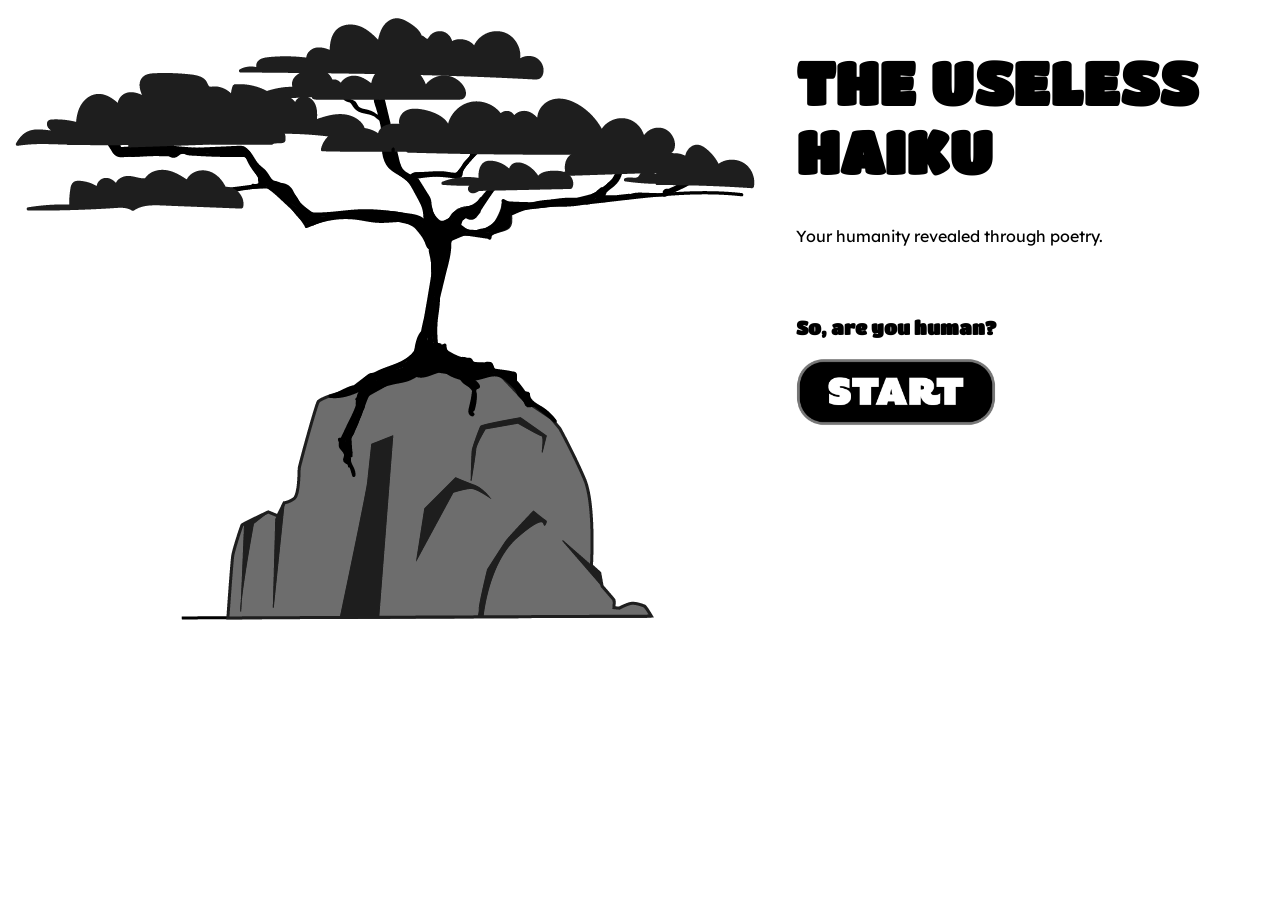
<file: index.html>
<html lang="en">
<head>
    <meta charset="UTF-8">
    <meta name="viewport" content="width=device-width, initial-scale=1.0">
    <title>The Useless Haiku</title>
        <link rel="stylesheet" href="styles.css">

</head>
<body>
    <div style="display: flex; align-items: flex-start; gap: 20px;">
        <img src="img/home-tree.png" alt="tree on a rock simple drawing" width="800px">
        <div>
        <h1 class="page-titles" id="home-title">THE USELESS HAIKU</h1>
        <p class="content-font">Your humanity revealed through poetry.</p>
        <br>
        <br>
        <h3 class="page-titles">So, are you human?</h3>

            <!--WEBSITE START BUTTON-->
            <a href="prompt-gen.html">
                <img src="img/start-button.png" width="200px">
            </a>
        </div>
    </div>
  
</body>
</html>
</file>
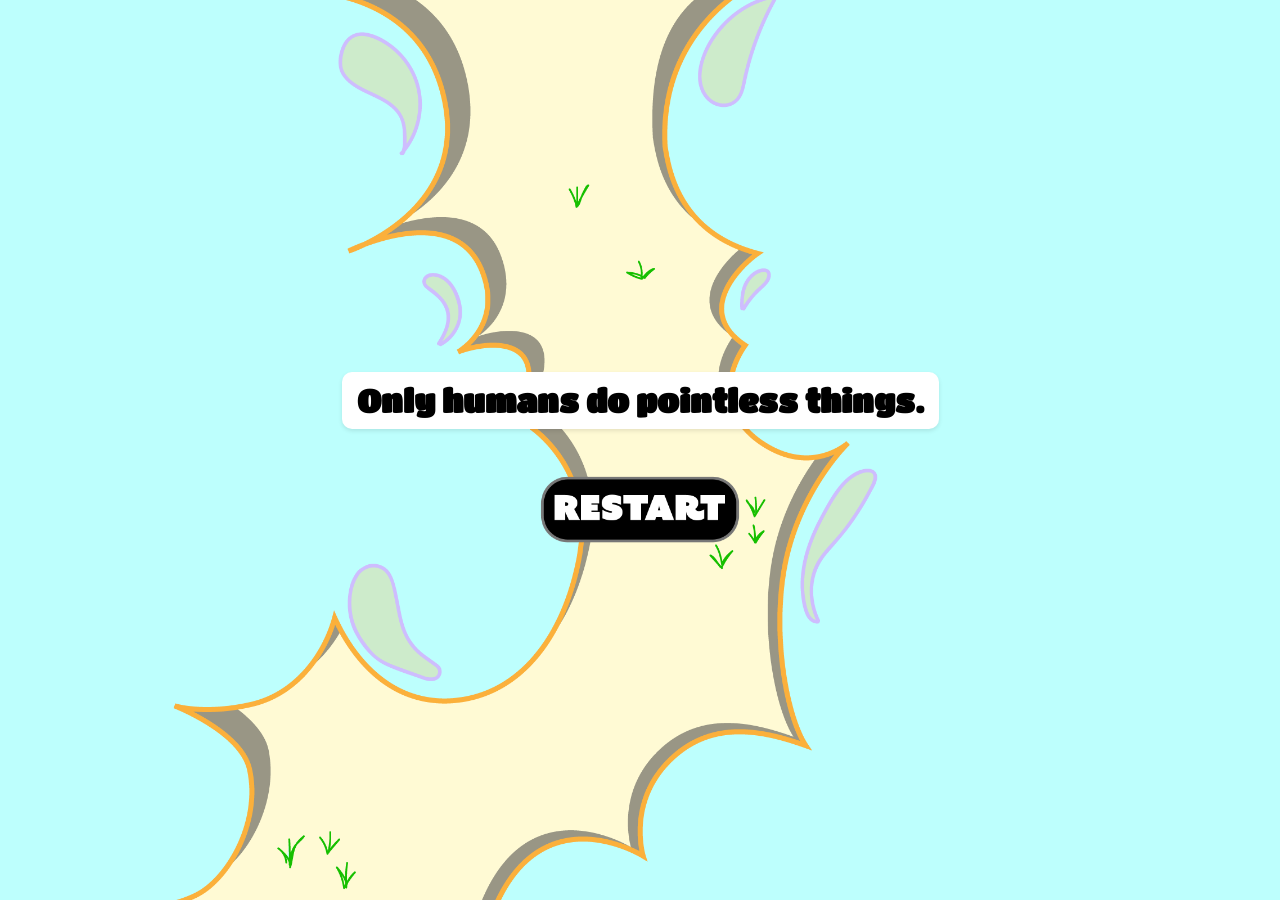
<file: haiku-end.html>
<!DOCTYPE html>
<html lang="en">
<head>
    <meta charset="UTF-8">
    <meta name="viewport" content="width=device-width, initial-scale=1.0">
    <title>Document</title>
        <link rel="stylesheet" href="styles.css">

</head>
<body class="background-image-end" id="haiku-end">

    <div id="floating-poems-root" class="floating-poems-root" aria-hidden="true"></div>

    <main class="end-container">
        <h1 class="page-titles" id="end-title">Only humans do pointless things.</h1>

        <!--HAIKU RESTART BUTTON-->
        <a href="index.html">
            <img src="img/restart-button.png" alt="Restart the haiku process" width="200px">
        </a>
    </main>

    <script>
        (function () {
            const STORAGE_KEY = 'haikuSubmissions';
            const MAX_VISIBLE = 7;
            const ROTATE_MS = 22000;

            function loadPoems() {
                try {
                    const raw = localStorage.getItem(STORAGE_KEY);
                    if (!raw) return [];
                    const data = JSON.parse(raw);
                    if (!Array.isArray(data)) return [];
                    return data
                        .map((item) => (typeof item === 'string' ? { text: item } : item))
                        .filter((item) => item && typeof item.text === 'string' && item.text.trim());
                } catch {
                    return [];
                }
            }

            function shuffle(arr) {
                const a = arr.slice();
                for (let i = a.length - 1; i > 0; i--) {
                    const j = Math.floor(Math.random() * (i + 1));
                    [a[i], a[j]] = [a[j], a[i]];
                }
                return a;
            }

            function pickVisible(poems) {
                if (poems.length <= MAX_VISIBLE) return poems.map((p) => p.text.trim());
                return shuffle(poems)
                    .slice(0, MAX_VISIBLE)
                    .map((p) => p.text.trim());
            }

            function renderFloating(root, texts) {
                root.innerHTML = '';
                const placed = [];

                function approximateRadiusPercent(text) {
                    const len = (text || '').trim().length;
                    // Radius estimate so we can prevent initial overlaps.
                    // Typical 3-line haikus will land around ~7-12.
                    const scale = Math.min(len, 90) / 90;
                    return 7 + scale * 5;
                }

                texts.forEach((text) => {
                    const el = document.createElement('div');
                    el.className = 'floating-poem';
                    el.textContent = text;

                    // Place poems outside a "bubble" around the center of the screen.
                    // Center is (50, 50) in percent coordinates; bubble radius ~18%.
                    const centerX = 50;
                    const centerY = 50;
                    const bubbleRadius = 18;

                    const radius = approximateRadiusPercent(text);
                    let left = 8;
                    let top = 10;

                    for (let attempt = 0; attempt < 70; attempt++) {
                        // Keep away from edges a bit so text doesn't get clipped.
                        left = 8 + Math.random() * 84;  // 8-92%
                        top = 6 + Math.random() * 88;   // 6-94%

                        // Keep outside the center bubble (expanded by our poem size estimate).
                        const dx = left - centerX;
                        const dy = top - centerY;
                        const dist = Math.sqrt(dx * dx + dy * dy);
                        if (dist < (bubbleRadius + radius * 0.25)) continue;

                        // Prevent overlap with previously placed poems.
                        let overlaps = false;
                        for (const p of placed) {
                            const ddx = left - p.left;
                            const ddy = top - p.top;
                            const d = Math.sqrt(ddx * ddx + ddy * ddy);
                            if (d < (radius + p.radius + 2.5)) {
                                overlaps = true;
                                break;
                            }
                        }
                        if (overlaps) continue;

                        break;
                    }

                    el.style.left = left + '%';
                    el.style.top = top + '%';

                    const duration = 16 + Math.random() * 14;
                    const delay = -Math.random() * duration;
                    el.style.animationDuration = duration + 's';
                    el.style.animationDelay = delay + 's';

                    el.style.opacity = '1';

                    placed.push({ left, top, radius });
                    root.appendChild(el);
                });
            }

            const root = document.getElementById('floating-poems-root');
            let pool = loadPoems();

            function tick() {
                pool = loadPoems();
                const texts = pickVisible(pool);
                renderFloating(root, texts);
            }

            tick();
            if (pool.length > MAX_VISIBLE) {
                setInterval(tick, ROTATE_MS);
            }
        })();
    </script>
</body>
</html>
</file>
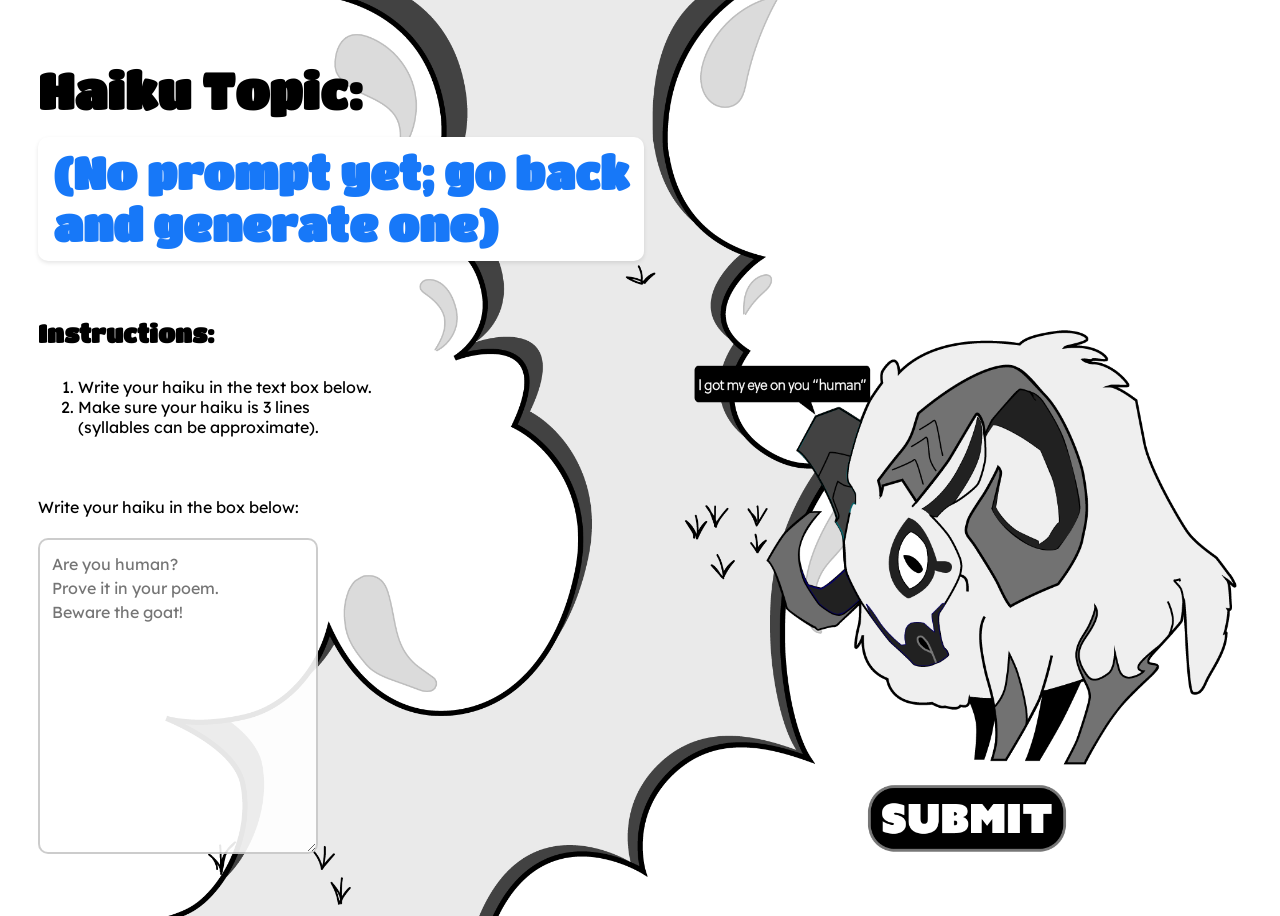
<file: haiku-entry.html>
<html lang="en">
<head>
    <meta charset="UTF-8">
    <meta name="viewport" content="width=device-width, initial-scale=1.0">
    <title>Haiku Entry</title>
        <link rel="stylesheet" href="styles.css">

</head>
<body id="haiku-entry-page">
    <main class="prompt-overlay haiku-entry-main">
        <div class="haiku-entry-content">
            <h1 class="page-titles haiku-topic-line" id="haiku-entry-heading">
                <span class="haiku-topic-label">Haiku Topic:</span>
                <span id="selected-topic" class="content-font haiku-topic-value">(No prompt yet; generate from topic page)</span>
            </h1>

            <h3 class="page-titles" id="space-specs">Instructions:</h3>
            <ol class="content-text haiku-entry-narrow" style="max-width: 300px;">
                <li>Write your haiku in the text box below.</li>
                <li>Make sure your haiku is 3 lines (syllables can be approximate).</li>
            </ol>
            <br>
            <label for="haiku-text" class="content-font">Write your haiku in the box below:</label>
            <textarea id="haiku-text" class="haiku-textarea" rows="12" placeholder="Are you human?&#10;Prove it in your poem.&#10;Beware the goat!"></textarea>
        </div>

        <div class="haiku-entry-aside" aria-label="Submit your haiku">
            <img src="img/new-goat-gen.png" alt="Goat" class="goat-img haiku-entry-goat" width="320px">

            <button type="button" id="submit-haiku" class="image-btn" aria-label="Submit haiku">
                <img src="img/submit-button.png" alt="" width="200px">
            </button>
        </div>
    </main>

    <script>
        function countSyllables(word) {
            const w = word.toLowerCase().replace(/[^a-z']/g, '');
            if (!w) return 0;
            if (w.length <= 3) return 1;
            const syl = w
                .replace(/(?:[^laeiouy]es|ed|[^laeiouy]e)$/, '')
                .replace(/^y/, '')
                .match(/[aeiouy]{1,2}/g);
            return Math.max(1, syl ? syl.length : 1);
        }

        function checkHaiku(text) {
            const lines = text.split(/\r?\n/).map(l => l.trim()).filter(l => l.length > 0);
            if (lines.length !== 3) return { valid: false, message: 'Haiku needs exactly 3 lines.' };

            const actual = lines.map(line => {
                const words = line.split(/\s+/).filter(Boolean);
                return words.reduce((sum, word) => sum + countSyllables(word), 0);
            });

            const totalSyllables = actual.reduce((sum, n) => sum + n, 0);
            // Relaxed total: accept within +/- 3 of the ideal 17 syllables.
            // This keeps per-line validation optional/lenient (we only reject on total).
            const MIN_TOTAL = 14;
            const MAX_TOTAL = 22;

            if (totalSyllables < MIN_TOTAL || totalSyllables > MAX_TOTAL) {
                return { valid: false, message: `Haiku total syllables should be between ${MIN_TOTAL} and ${MAX_TOTAL}.` };
            }

            return { valid: true, message: 'Haiku accepted (relaxed total syllable rule).' };
        }

        const selectedTopic = document.getElementById('selected-topic');
        const haikuText = document.getElementById('haiku-text');

        document.addEventListener('DOMContentLoaded', () => {
            const savedTopic = localStorage.getItem('haikuTopic');
            selectedTopic.textContent = savedTopic ? savedTopic : '(No prompt yet; go back and generate one)';
        });

        const STORAGE_KEY = 'haikuSubmissions';

        function saveHaikuSubmission(text) {
            const normalized = text.trim();
            if (!normalized) return;
            let list = [];
            try {
                const raw = localStorage.getItem(STORAGE_KEY);
                if (raw) list = JSON.parse(raw);
                if (!Array.isArray(list)) list = [];
            } catch {
                list = [];
            }
            list.push({
                text: normalized,
                at: Date.now()
            });
            /* Keep last 80 so localStorage stays small */
            if (list.length > 80) list = list.slice(-80);
            localStorage.setItem(STORAGE_KEY, JSON.stringify(list));
        }

        document.getElementById('submit-haiku').addEventListener('click', () => {
            const result = checkHaiku(haikuText.value);
            if (result.valid) {
                saveHaikuSubmission(haikuText.value);
                window.location.href = 'haiku-end.html';
            } else {
                window.location.href = 'wrong-haiku.html';
            }
        });
    </script>
</body>
</html>
</file>
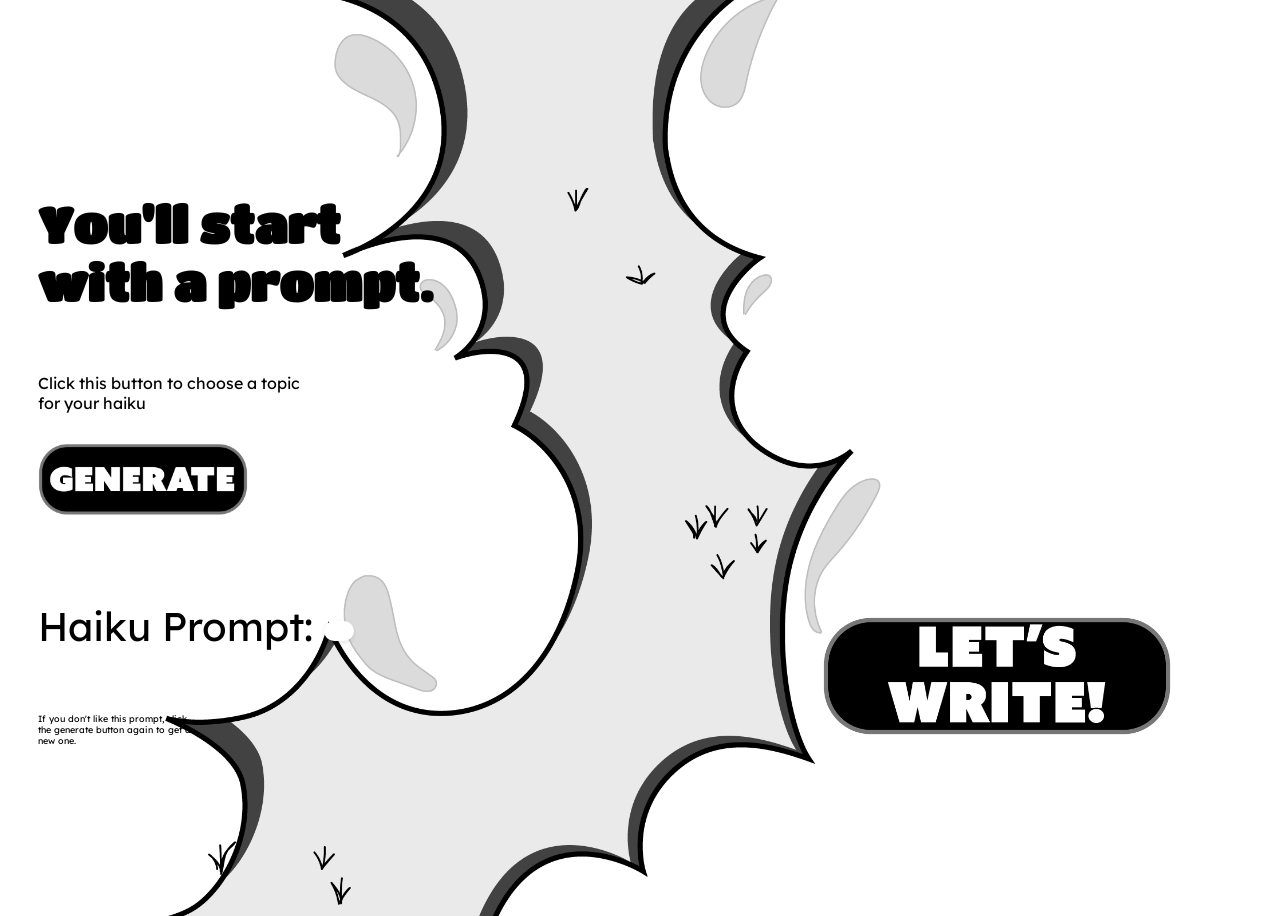
<file: prompt-gen.html>
<html lang="en">
<head>
    <meta charset="UTF-8">
    <meta name="viewport" content="width=device-width, initial-scale=1.0">
    <title>Haiku Topic</title>
        <link rel="stylesheet" href="styles.css">

</head>
<body id="prompt-page">
    <main class="prompt-overlay">
        <h1 class="page-titles" id="prompt-title" style="max-width: 410px;">You'll start with a prompt.</h1>
        <p class="content-font" style="max-width: 280px;">Click this button to choose a topic for your haiku</p>

        <!--PROMPT GENERATION BUTTON-->
        <button id="generate-prompt-btn" class="image-btn" type="button" aria-label="Generate a haiku prompt">
            <img src="img/generate-button.png" alt="Generate prompt" width="210px">
        </button>
        <br>
        <p class="content-font" id="" style="font-size: 40px;">Haiku Prompt: <span id="haiku-topic"></span></p>
        <p class="content-font" id="new-prompt" style="max-width: 162px;">If you don't like this prompt, click the generate button again to get a new one.</p>

        <div class="bottom-right-section">
            <a id="to-entry-link" href="haiku-entry.html">
                <img src="img/write-haiku-button.png" alt="Go to haiku entry page" width="350px">
            </a>
        </div>
    </main>

    <script>
        const topics = [
            "College Classes",
            "Having No Flexi",
            "The Art of Nothing",
            "Relaxing",
            "Coffee Dependency",
            "Finals Week",
            "Group Projects",
            "Laundry Day",
            "San Francisco",
            "Food",
            "Friend Groups",
            "The Weather",
            "Procrastination",
            "The Future",
            "Free Time"
        ];

        const topicDisplay = document.getElementById("haiku-topic");
        const generateButton = document.getElementById("generate-prompt-btn");
        const newPromptButton = document.getElementById("new-prompt-btn");
        const entryLink = document.getElementById("to-entry-link");

        function saveTopic(topic) {
            localStorage.setItem("haikuTopic", topic);
        }

        function generateTopic() {
            const randomIndex = Math.floor(Math.random() * topics.length);
            const topic = topics[randomIndex];
            topicDisplay.textContent = topic;
            saveTopic(topic);
        }

        function ensureTopicSavedOnNavigation() {
            const topic = topicDisplay.textContent.trim();
            if (topic) saveTopic(topic);
        }

        generateButton.addEventListener("click", generateTopic);
        newPromptButton.addEventListener("click", generateTopic);
        entryLink.addEventListener("click", ensureTopicSavedOnNavigation);

        document.addEventListener("DOMContentLoaded", () => {
            const saved = localStorage.getItem("haikuTopic");
            if (saved) topicDisplay.textContent = saved;
        });
    </script>
</body>
</html>
</file>
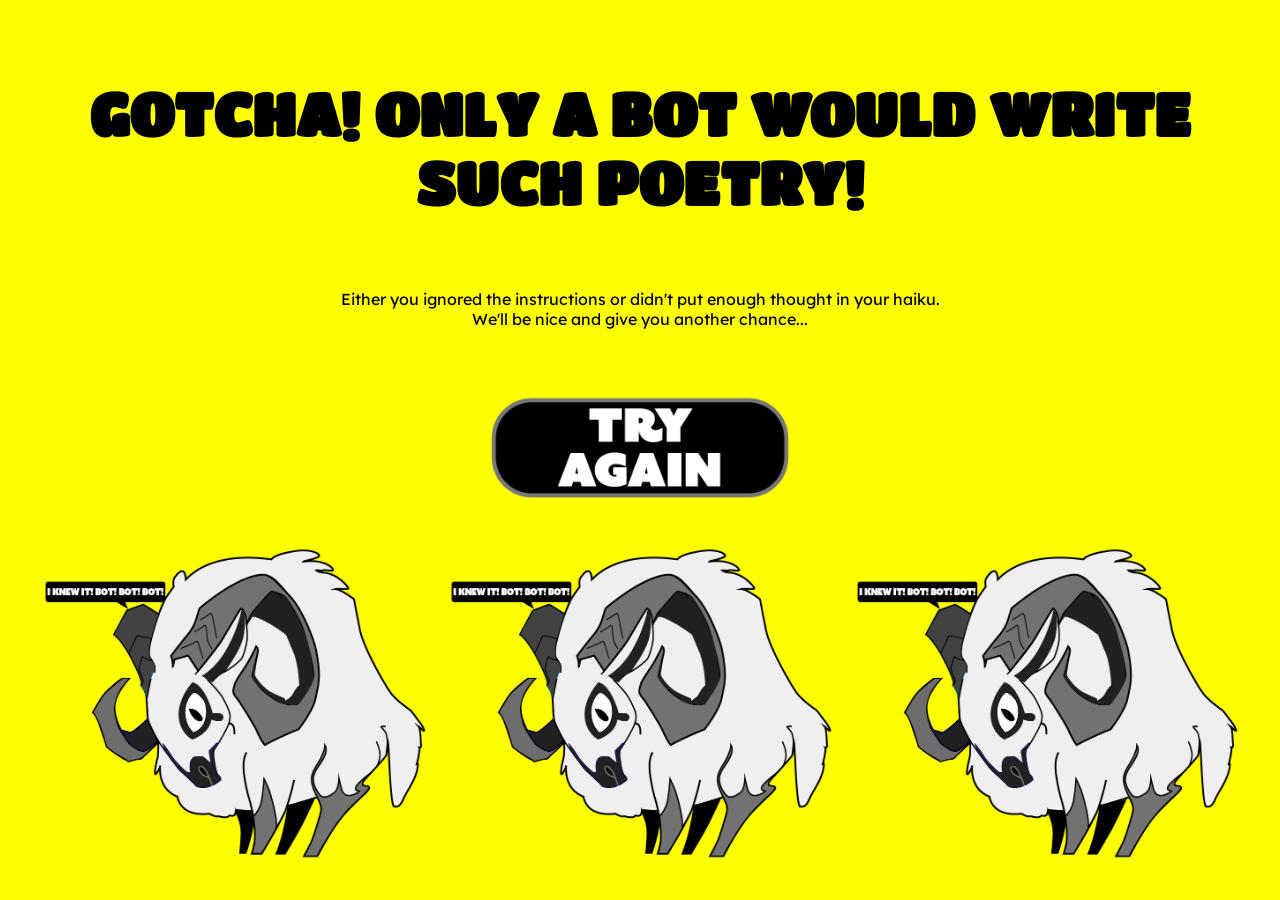
<file: wrong-haiku.html>
<!DOCTYPE html>
<html lang="en">
<head>
    <meta charset="UTF-8">
    <meta name="viewport" content="width=device-width, initial-scale=1.0">
    <title>HAIKU ERROR</title>
    <link rel="stylesheet" href="styles.css">
</head>
<body class="wrong-haiku-background" id="wrong-haiku">
    <main class="wrong-haiku-main">
        <h1 class="page-titles" style="font-size: 60px;">GOTCHA! ONLY A BOT WOULD WRITE SUCH POETRY!</h1>
        <p class="content-text" style="max-width: 610px;">Either you ignored the instructions or didn't put enough thought in your haiku. We'll be nice and give you another chance...</p>
        <br>
        <a href="haiku-entry.html">
            <img src="img/try-again-button.png" alt="Go to haiku entry page" width="300px">
        </a>
        <div class="goat-row">
            <img class="glitch-goat" src="img/caught-goat.png" alt="Glitch goat 1" width="390px">
            <img class="glitch-goat" src="img/caught-goat.png" alt="Glitch goat 2" width="390px">
            <img class="glitch-goat" src="img/caught-goat.png" alt="Glitch goat 3" width="390px">
        </div>
    </main>
</body>
</html>
</file>
<file: styles.css>
@font-face {
    font-family: prime-title;
    src: url(fonts/TitanOne-Regular.ttf);
}

@font-face {
    font-family: content-title;
    src: url(fonts/LexendDeca-VariableFont_wght.ttf);
}

@font-face {
    font-family: content-title;
    src: url(fonts/);
}

#index {
    
}

.page-titles {
    font-family: prime-title;
}

#home-title {
    font-size: 60px;
}

#space-specs {
    font-size: 25px;
    margin-top: 45px;
    margin-bottom: 1px;}

#prompt-title {
    font-size: 50px;
}

#end-title {
    background-color: white;
    padding: 10px 15px;
    border-radius: 10px;
    box-shadow: 0 2px 4px rgba(0, 0, 0, 0.1);
}

.content-font {
    font-family: content-title;
}

#new-prompt {
    font-size: 9px;
}

#haiku-topic {
    background-color: white;
    padding: 10px 15px;
    border-radius: 10px;
    display: inline-block;
    box-shadow: 0 2px 4px rgba(0, 0, 0, 0.1);
}
.background-image-end {
    background-image: url(img/Haiku-end-bckg.png);
    background-size: cover;
    background-position: center;
    background-repeat: no-repeat;
    
}
#haiku-end {
    position: relative;
    margin: 0;
    min-height: 100vh;
    overflow-x: hidden;
}

.floating-poems-root {
    position: fixed;
    inset: 0;
    z-index: 0;
    pointer-events: none;
    overflow: hidden;
}

.floating-poem {
    position: absolute;
    max-width: min(14rem, 38vw);
    font-family: content-title, system-ui, sans-serif;
    font-size: clamp(0.8rem, 1.9vw, 1.05rem);
    line-height: 1.45;
    white-space: pre-line;
    color: rgba(30, 50, 60, 0.95);
    text-shadow: 0 0 20px rgba(255, 255, 255, 0.85);
    transform-origin: center center;
    animation-name: float-drift;
    animation-timing-function: ease-in-out;
    animation-iteration-count: infinite;
    animation-direction: alternate;
    will-change: transform;
}

@keyframes float-drift {
    0% {
        transform: translate(0, 0) rotate(-1deg);
    }
    33% {
        transform: translate(2.5vw, -3vh) rotate(1.2deg);
    }
    66% {
        transform: translate(-2vw, 2vh) rotate(-0.8deg);
    }
    100% {
        transform: translate(1.5vw, 1vh) rotate(0.5deg);
    }
}

.end-container {
    position: relative;
    z-index: 1;
    min-height: 100vh;
    display: flex;
    flex-direction: column;
    align-items: center;
    justify-content: center;
    gap: 1.5rem;
    padding: 2rem 1.25rem;
    box-sizing: border-box;
}

#prompt-page,
#haiku-entry-page {
    background-image: url('img/prompt-impv-bckg.png');
    min-height: 100vh;
    background-size: cover;
    background-position: center;
    background-repeat: no-repeat;
}

.prompt-overlay {
    position: relative;
    min-height: 100vh;
    display: flex;
    flex-direction: column;
    justify-content: center;
    align-items: flex-start;
    gap: 13px;
    padding: 30px;
    box-sizing: border-box;
}

.image-btn {
    padding: 0;
    border: 0;
    background: transparent;
    cursor: pointer;
}

.bottom-right-section {
    position: absolute;
    bottom: 170px;
    right: 100px;
    display: flex;
    flex-direction: column;
    align-items: center;}

#haiku-entry-heading {
    font-size: 50px;
    line-height: 1.15;
    max-width: min(100%, 42rem);
    margin: 0;
}

.haiku-topic-line {
    display: flex;
    flex-wrap: wrap;
    align-items: baseline;
    gap: 0.35em 0.5em;
}

.haiku-topic-line .haiku-topic-value {
    font-family: prime-title;
    font-size: 45px;
    color: rgb(23, 120, 248);
    background-color: white;
    padding: 10px 15px;
    border-radius: 10px;
    box-shadow: 0 2px 4px rgba(0, 0, 0, 0.1);
}

.haiku-entry-narrow {
    max-width: 780px;
}

/* This styling keeps the goat and submit button from overlapping on the entry page*/
.haiku-entry-main.prompt-overlay {
    display: grid;
    grid-template-columns: minmax(0, 1fr) auto;
    align-items: end;
    align-content: center;
    column-gap: clamp(1.25rem, 5vw, 3rem);
    row-gap: 1rem;
    width: 100%;
    max-width: 100%;
    min-height: 100vh;
}

.haiku-entry-content {
    grid-column: 1;
    display: flex;
    flex-direction: column;
    align-items: flex-start;
    gap: 13px;
    min-width: 0;
}

.haiku-entry-aside {
    grid-column: 2;
    display: flex;
    flex-direction: column;
    align-items: center;
    gap: 13px;
    justify-self: end;
    flex-shrink: 0;
}

.haiku-entry-main .haiku-textarea {
    margin-bottom: 0;
}

.goat-img {
    width: 550px;
    height: auto;
    display: block;
}

.haiku-entry-aside .image-btn img {
    max-width: min(200px, 40vw);
    width: 100%;
    height: auto;
}

@media (max-width: 700px) {
    .haiku-entry-main.prompt-overlay {
        grid-template-columns: 1fr;
        align-items: stretch;
    }

    .haiku-entry-aside {
        grid-column: 1;
        flex-direction: row;
        flex-wrap: wrap;
        justify-content: flex-end;
        align-items: flex-end;
        width: 100%;
        padding-top: 0.5rem;
        border-top: 1px solid rgba(0, 0, 0, 0.08);
        margin-top: 0.25rem;
    }

    .haiku-entry-goat {
        max-width: min(200px, 55vw);
    }
}

.haiku-textarea {
    width: 100%;
    max-width: 280px;
    min-height: 280px;
    resize: vertical;
    margin-top: 8px;
    margin-bottom: 12px;
    padding: 12px;
    font-size: 16px;
    line-height: 1.5;
    font-family: content-title;
    border-radius: 10px;
    border: 2px solid rgba(0,0,0,0.2);
    background: rgba(255,255,255,0.9);
}

.content-text {
    font-family: content-title;
}

#wrong-haiku-page .wrong-haiku-main {
    padding: 24px 24px 24px 10px;
    max-width: 40rem;
}

#wrong-haiku {
    background-color: #FFFF00;
    margin: 0;
    min-height: 100vh;
}

.wrong-haiku-main {
    min-height: 100vh;
    display: flex;
    flex-direction: column;
    align-items: center;
    justify-content: center;
    text-align: center;
    gap: 1rem;
    padding: 2rem 1rem;
    box-sizing: border-box;
}

.goat-row {
    display: flex;
    justify-content: center;
    gap: 1rem;
    margin-top: 1.5rem;
}

.glitch-goat {
    display: block;
    animation: glitch-move 3s infinite alternate ease-in-out,
               glitch-color 1.5s infinite linear;
}

@keyframes glitch-move {
    0% { transform: translate(0, 0) rotate(0deg); }
    25% { transform: translate(-2px, 2px) rotate(-1deg); }
    50% { transform: translate(3px, -2px) rotate(1deg); }
    75% { transform: translate(-3px, 1px) rotate(-0.8deg); }
    100% { transform: translate(2px, -1px) rotate(0.5deg); }
}

@keyframes glitch-color {
    0% { filter: none; }
    30% { filter: hue-rotate(20deg) saturate(1.2); }
    60% { filter: hue-rotate(340deg) saturate(1.4); }
    100% { filter: none; }
}
</file>
